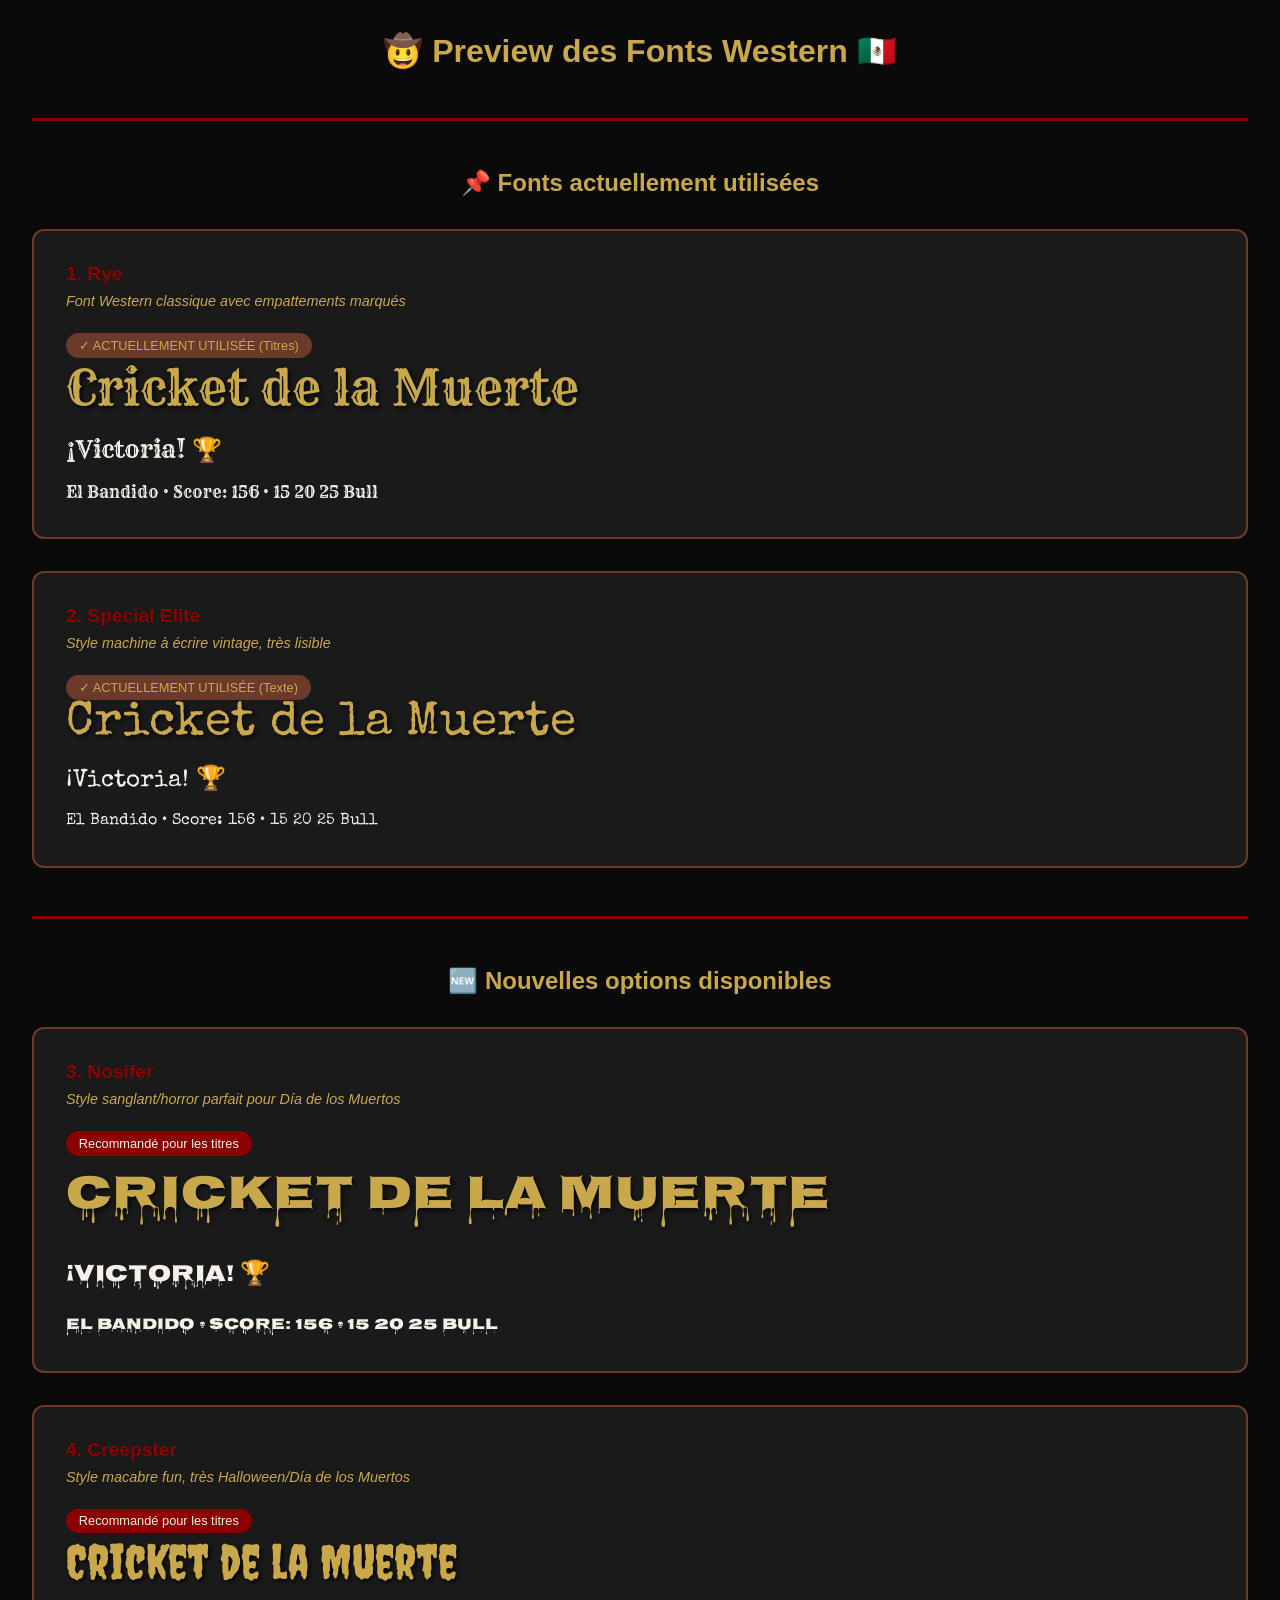
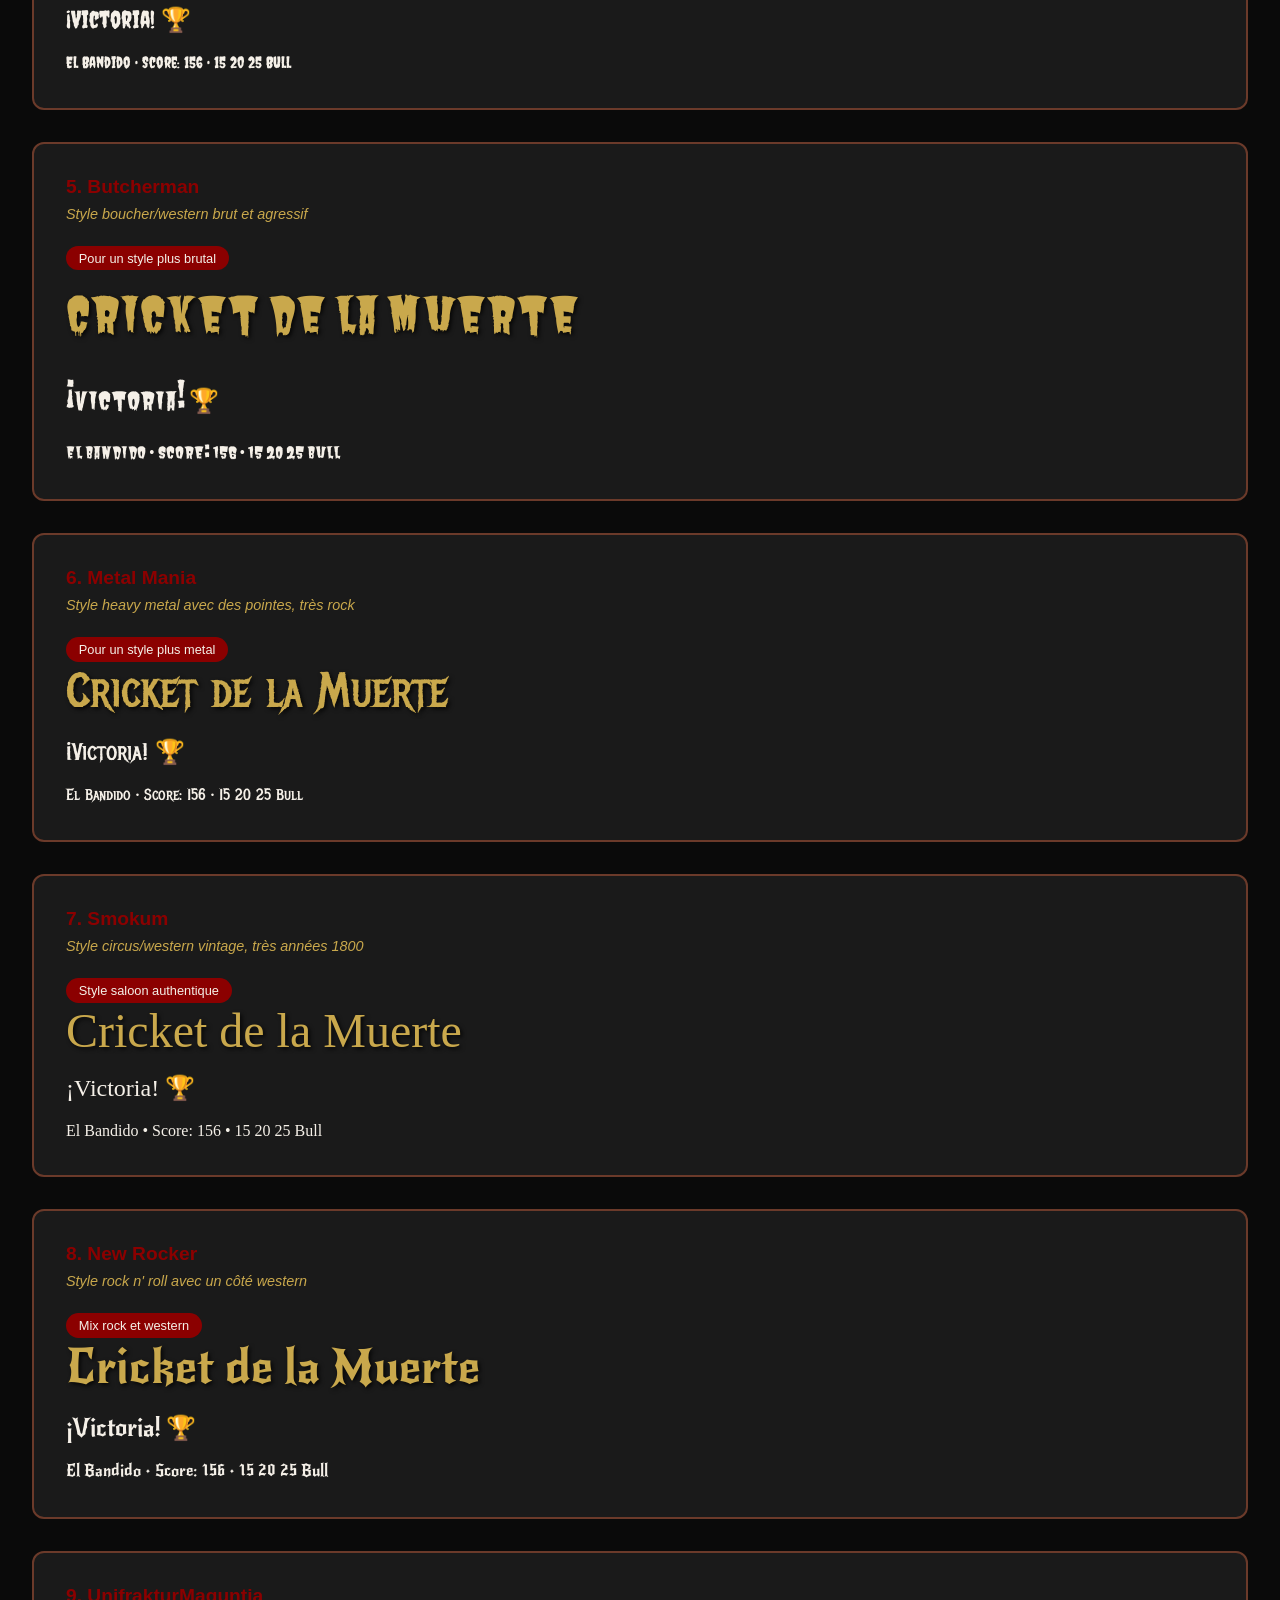
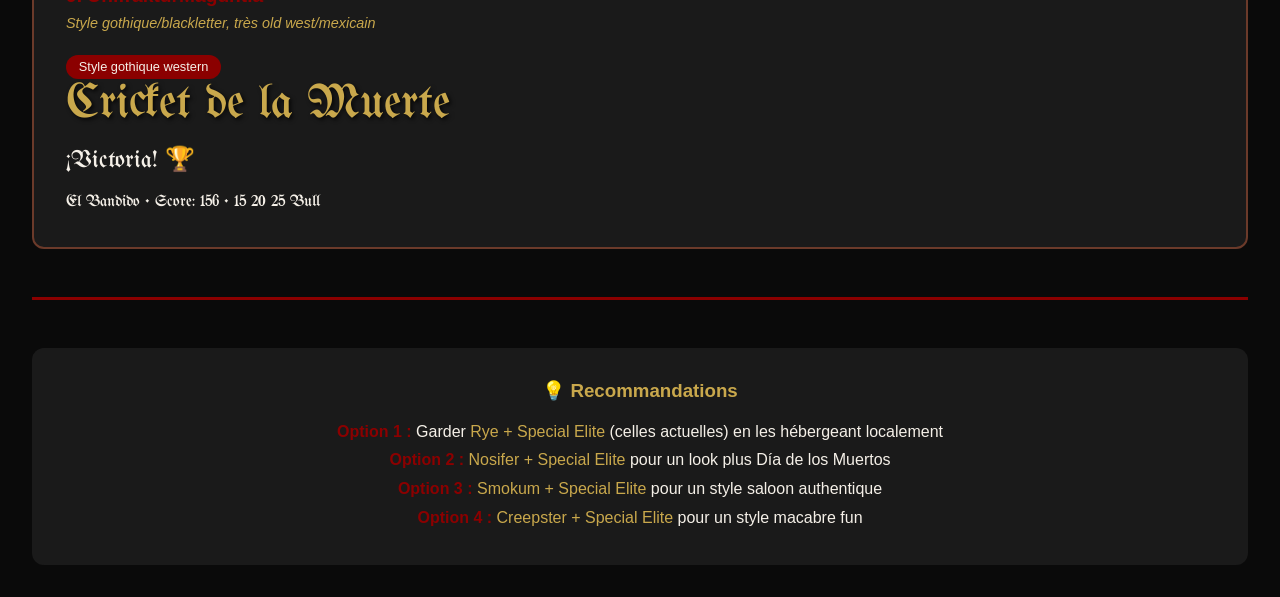
<file: font-preview.html>
<!DOCTYPE html>
<html lang="fr">
<head>
    <meta charset="UTF-8">
    <meta name="viewport" content="width=device-width, initial-scale=1.0">
    <title>Preview Fonts Western - Cricket de la Muerte</title>

    <!-- Google Fonts - Toutes les options -->
    <link rel="preconnect" href="https://fonts.googleapis.com">
    <link rel="preconnect" href="https://fonts.gstatic.com" crossorigin>
    <link href="https://fonts.googleapis.com/css2?family=Rye&family=Special+Elite&family=Nosifer&family=UnifrakturMaguntia&family=Creepster&family=Butcherman&family=Metal+Mania&family=Smokum&family=New+Rocker&display=swap" rel="stylesheet">

    <style>
        * {
            margin: 0;
            padding: 0;
            box-sizing: border-box;
        }

        body {
            background: #0a0a0a;
            color: #F5F0E8;
            padding: 2rem;
            font-family: Arial, sans-serif;
        }

        h1 {
            text-align: center;
            color: #C9A84C;
            margin-bottom: 2rem;
            font-size: 2rem;
        }

        .font-card {
            background: #1a1a1a;
            border: 2px solid #6B3A2A;
            border-radius: 12px;
            padding: 2rem;
            margin-bottom: 2rem;
            transition: all 0.3s ease;
        }

        .font-card:hover {
            border-color: #C9A84C;
            box-shadow: 0 0 20px rgba(201, 168, 76, 0.3);
        }

        .font-name {
            color: #8B0000;
            font-size: 1.2rem;
            margin-bottom: 0.5rem;
            font-weight: bold;
        }

        .font-info {
            color: #C9A84C;
            font-size: 0.9rem;
            margin-bottom: 1rem;
            font-style: italic;
        }

        .font-demo-title {
            font-size: 3rem;
            margin-bottom: 1rem;
            color: #C9A84C;
            text-shadow: 2px 2px 4px rgba(0, 0, 0, 0.8);
        }

        .font-demo-subtitle {
            font-size: 1.5rem;
            margin-bottom: 1rem;
            color: #F5F0E8;
        }

        .font-demo-body {
            font-size: 1rem;
            color: #F5F0E8;
            line-height: 1.6;
        }

        .usage-badge {
            display: inline-block;
            background: #8B0000;
            color: #F5F0E8;
            padding: 0.3rem 0.8rem;
            border-radius: 20px;
            font-size: 0.8rem;
            margin-top: 0.5rem;
        }

        /* Fonts actuelles */
        .font-rye { font-family: 'Rye', serif; }
        .font-special-elite { font-family: 'Special Elite', serif; }

        /* Nouvelles options */
        .font-nosifer { font-family: 'Nosifer', serif; }
        .font-unifraktur { font-family: 'UnifrakturMaguntia', serif; }
        .font-creepster { font-family: 'Creepster', serif; }
        .font-butcherman { font-family: 'Butcherman', serif; }
        .font-metal-mania { font-family: 'Metal Mania', serif; }
        .font-smokum { font-family: 'Smokum', serif; }
        .font-new-rocker { font-family: 'New Rocker', serif; }

        .current-tag {
            background: #6B3A2A;
            color: #C9A84C;
        }

        .separator {
            border-top: 3px solid #8B0000;
            margin: 3rem 0;
        }
    </style>
</head>
<body>
    <h1>🤠 Preview des Fonts Western 🇲🇽</h1>

    <div class="separator"></div>

    <!-- FONTS ACTUELLES -->
    <div style="text-align: center; margin: 2rem 0;">
        <h2 style="color: #C9A84C; font-size: 1.5rem;">📌 Fonts actuellement utilisées</h2>
    </div>

    <div class="font-card">
        <div class="font-name">1. Rye</div>
        <div class="font-info">Font Western classique avec empattements marqués</div>
        <span class="usage-badge current-tag">✓ ACTUELLEMENT UTILISÉE (Titres)</span>
        <div class="font-demo-title font-rye">Cricket de la Muerte</div>
        <div class="font-demo-subtitle font-rye">¡Victoria! 🏆</div>
        <div class="font-demo-body font-rye">El Bandido • Score: 156 • 15 20 25 Bull</div>
    </div>

    <div class="font-card">
        <div class="font-name">2. Special Elite</div>
        <div class="font-info">Style machine à écrire vintage, très lisible</div>
        <span class="usage-badge current-tag">✓ ACTUELLEMENT UTILISÉE (Texte)</span>
        <div class="font-demo-title font-special-elite">Cricket de la Muerte</div>
        <div class="font-demo-subtitle font-special-elite">¡Victoria! 🏆</div>
        <div class="font-demo-body font-special-elite">El Bandido • Score: 156 • 15 20 25 Bull</div>
    </div>

    <div class="separator"></div>

    <!-- NOUVELLES OPTIONS -->
    <div style="text-align: center; margin: 2rem 0;">
        <h2 style="color: #C9A84C; font-size: 1.5rem;">🆕 Nouvelles options disponibles</h2>
    </div>

    <div class="font-card">
        <div class="font-name">3. Nosifer</div>
        <div class="font-info">Style sanglant/horror parfait pour Día de los Muertos</div>
        <span class="usage-badge">Recommandé pour les titres</span>
        <div class="font-demo-title font-nosifer">Cricket de la Muerte</div>
        <div class="font-demo-subtitle font-nosifer">¡Victoria! 🏆</div>
        <div class="font-demo-body font-nosifer">El Bandido • Score: 156 • 15 20 25 Bull</div>
    </div>

    <div class="font-card">
        <div class="font-name">4. Creepster</div>
        <div class="font-info">Style macabre fun, très Halloween/Día de los Muertos</div>
        <span class="usage-badge">Recommandé pour les titres</span>
        <div class="font-demo-title font-creepster">Cricket de la Muerte</div>
        <div class="font-demo-subtitle font-creepster">¡Victoria! 🏆</div>
        <div class="font-demo-body font-creepster">El Bandido • Score: 156 • 15 20 25 Bull</div>
    </div>

    <div class="font-card">
        <div class="font-name">5. Butcherman</div>
        <div class="font-info">Style boucher/western brut et agressif</div>
        <span class="usage-badge">Pour un style plus brutal</span>
        <div class="font-demo-title font-butcherman">Cricket de la Muerte</div>
        <div class="font-demo-subtitle font-butcherman">¡Victoria! 🏆</div>
        <div class="font-demo-body font-butcherman">El Bandido • Score: 156 • 15 20 25 Bull</div>
    </div>

    <div class="font-card">
        <div class="font-name">6. Metal Mania</div>
        <div class="font-info">Style heavy metal avec des pointes, très rock</div>
        <span class="usage-badge">Pour un style plus metal</span>
        <div class="font-demo-title font-metal-mania">Cricket de la Muerte</div>
        <div class="font-demo-subtitle font-metal-mania">¡Victoria! 🏆</div>
        <div class="font-demo-body font-metal-mania">El Bandido • Score: 156 • 15 20 25 Bull</div>
    </div>

    <div class="font-card">
        <div class="font-name">7. Smokum</div>
        <div class="font-info">Style circus/western vintage, très années 1800</div>
        <span class="usage-badge">Style saloon authentique</span>
        <div class="font-demo-title font-smokum">Cricket de la Muerte</div>
        <div class="font-demo-subtitle font-smokum">¡Victoria! 🏆</div>
        <div class="font-demo-body font-smokum">El Bandido • Score: 156 • 15 20 25 Bull</div>
    </div>

    <div class="font-card">
        <div class="font-name">8. New Rocker</div>
        <div class="font-info">Style rock n' roll avec un côté western</div>
        <span class="usage-badge">Mix rock et western</span>
        <div class="font-demo-title font-new-rocker">Cricket de la Muerte</div>
        <div class="font-demo-subtitle font-new-rocker">¡Victoria! 🏆</div>
        <div class="font-demo-body font-new-rocker">El Bandido • Score: 156 • 15 20 25 Bull</div>
    </div>

    <div class="font-card">
        <div class="font-name">9. UnifrakturMaguntia</div>
        <div class="font-info">Style gothique/blackletter, très old west/mexicain</div>
        <span class="usage-badge">Style gothique western</span>
        <div class="font-demo-title font-unifraktur">Cricket de la Muerte</div>
        <div class="font-demo-subtitle font-unifraktur">¡Victoria! 🏆</div>
        <div class="font-demo-body font-unifraktur">El Bandido • Score: 156 • 15 20 25 Bull</div>
    </div>

    <div class="separator"></div>

    <div style="text-align: center; padding: 2rem; background: #1a1a1a; border-radius: 12px; margin-top: 3rem;">
        <h3 style="color: #C9A84C; margin-bottom: 1rem;">💡 Recommandations</h3>
        <p style="line-height: 1.8;">
            <strong style="color: #8B0000;">Option 1 :</strong> Garder <span style="color: #C9A84C;">Rye + Special Elite</span> (celles actuelles) en les hébergeant localement<br>
            <strong style="color: #8B0000;">Option 2 :</strong> <span style="color: #C9A84C;">Nosifer + Special Elite</span> pour un look plus Día de los Muertos<br>
            <strong style="color: #8B0000;">Option 3 :</strong> <span style="color: #C9A84C;">Smokum + Special Elite</span> pour un style saloon authentique<br>
            <strong style="color: #8B0000;">Option 4 :</strong> <span style="color: #C9A84C;">Creepster + Special Elite</span> pour un style macabre fun
        </p>
    </div>

</body>
</html>
</file>
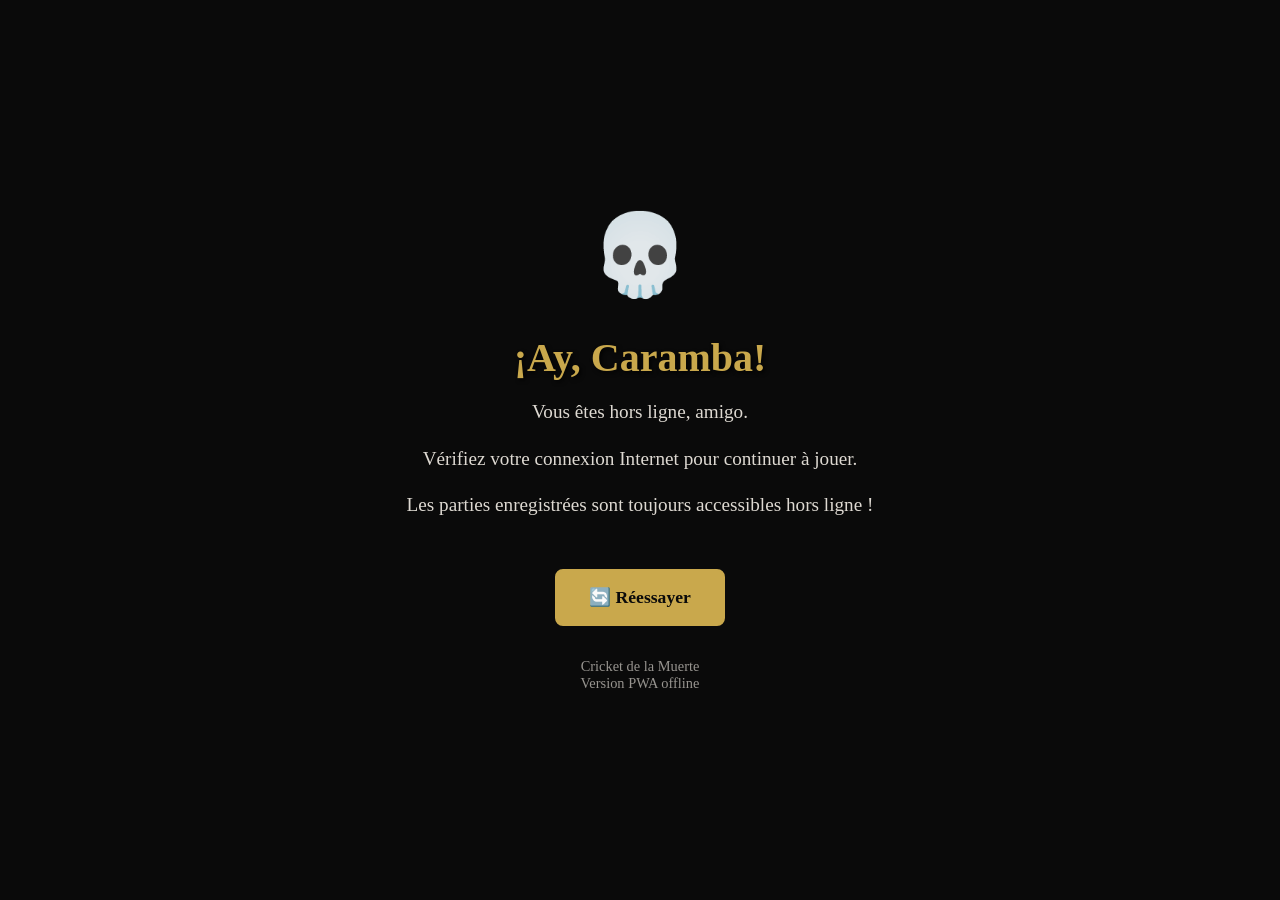
<file: offline.html>
<!DOCTYPE html>
<html lang="fr">
<head>
    <meta charset="UTF-8">
    <meta name="viewport" content="width=device-width, initial-scale=1.0">
    <meta name="theme-color" content="#0a0a0a">
    <title>Hors ligne - Cricket de la Muerte</title>
    <style>
        * {
            margin: 0;
            padding: 0;
            box-sizing: border-box;
        }

        body {
            font-family: Georgia, serif;
            background-color: #0a0a0a;
            color: #F5F0E8;
            display: flex;
            align-items: center;
            justify-content: center;
            min-height: 100vh;
            text-align: center;
            padding: 2rem;
        }

        .offline-container {
            max-width: 500px;
        }

        .skull {
            font-size: 5rem;
            margin-bottom: 2rem;
            animation: pulse 2s ease-in-out infinite;
        }

        @keyframes pulse {
            0%, 100% { transform: scale(1); opacity: 1; }
            50% { transform: scale(1.1); opacity: 0.8; }
        }

        h1 {
            font-size: 2.5rem;
            color: #C9A84C;
            margin-bottom: 1rem;
            text-shadow: 2px 2px 4px rgba(0, 0, 0, 0.8);
        }

        p {
            font-size: 1.2rem;
            line-height: 1.6;
            margin-bottom: 1rem;
            opacity: 0.9;
        }

        .btn {
            display: inline-block;
            margin-top: 2rem;
            padding: 1rem 2rem;
            background-color: #C9A84C;
            color: #0a0a0a;
            text-decoration: none;
            border-radius: 8px;
            font-weight: bold;
            font-size: 1.1rem;
            transition: all 0.3s ease;
            border: 2px solid #C9A84C;
        }

        .btn:hover {
            background-color: #d4b860;
            transform: scale(1.05);
        }

        .info {
            margin-top: 2rem;
            font-size: 0.9rem;
            opacity: 0.6;
        }
    </style>
</head>
<body>
    <div class="offline-container">
        <div class="skull">💀</div>
        <h1>¡Ay, Caramba!</h1>
        <p>Vous êtes hors ligne, amigo.</p>
        <p>Vérifiez votre connexion Internet pour continuer à jouer.</p>
        <p>Les parties enregistrées sont toujours accessibles hors ligne !</p>

        <a href="/" class="btn" onclick="window.location.reload(); return false;">
            🔄 Réessayer
        </a>

        <div class="info">
            Cricket de la Muerte<br>
            Version PWA offline
        </div>
    </div>
</body>
</html>
</file>
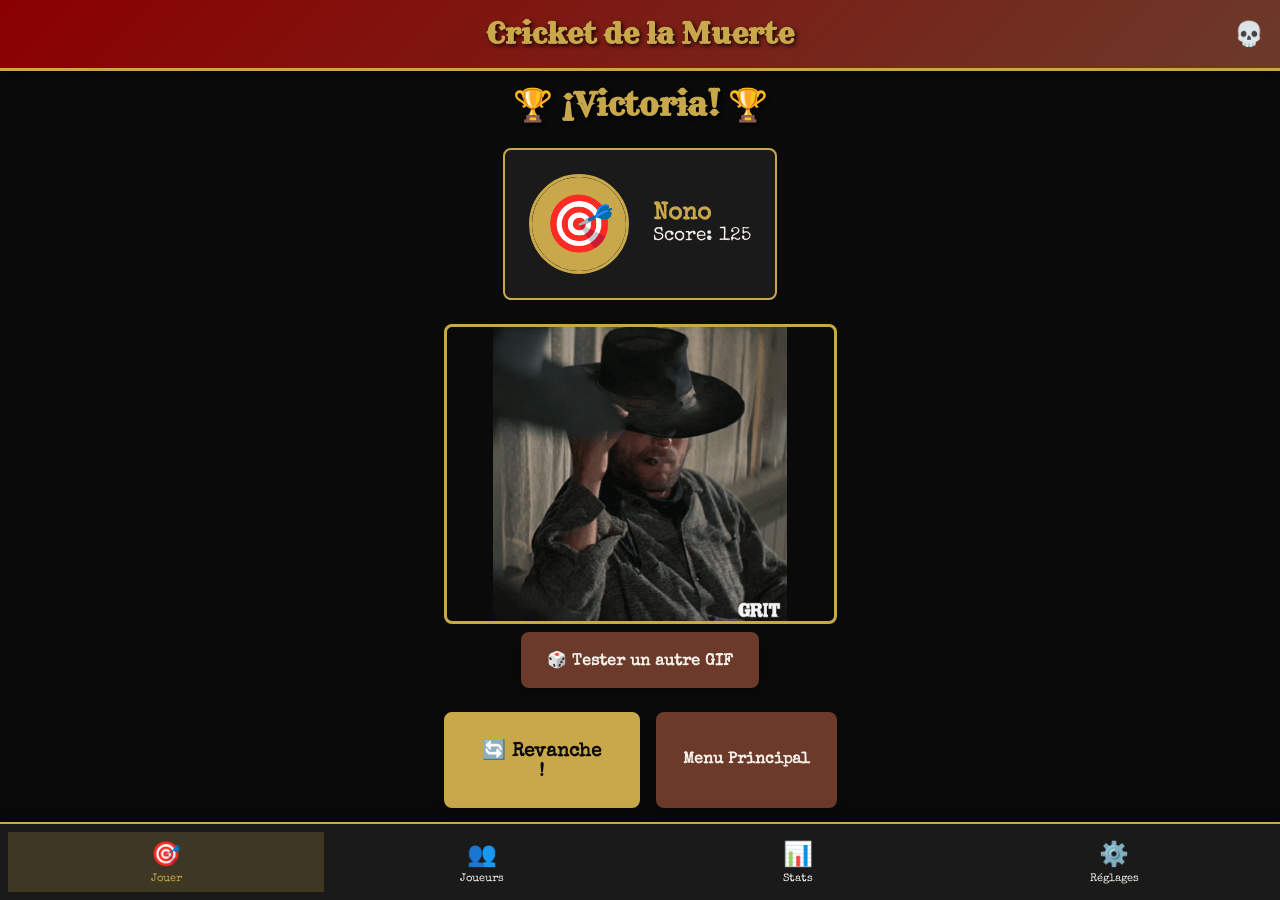
<file: test-gameover.html>
<!DOCTYPE html>
<html lang="fr">
<head>
    <meta charset="UTF-8">
    <meta name="viewport" content="width=device-width, initial-scale=1.0, maximum-scale=1.0, user-scalable=no, viewport-fit=cover">
    <title>Test Game Over - Cricket de la Muerte</title>
    <link rel="preconnect" href="https://fonts.googleapis.com">
    <link rel="preconnect" href="https://fonts.gstatic.com" crossorigin>
    <link href="https://fonts.googleapis.com/css2?family=Rye&family=Special+Elite&display=swap" rel="stylesheet">
    <style>
        /* Variables CSS */
        :root {
            --bg-black: #0a0a0a;
            --gold: #C9A84C;
            --blood-red: #8B0000;
            --leather-brown: #6B3A2A;
            --off-white: #F5F0E8;
            --dark-gray: #1a1a1a;
            --medium-gray: #2a2a2a;
            --font-title: 'Rye', Georgia, serif;
            --font-body: 'Special Elite', Georgia, serif;
            --spacing-xs: 0.25rem;
            --spacing-sm: 0.5rem;
            --spacing-md: 1rem;
            --spacing-lg: 1.5rem;
            --spacing-xl: 2rem;
            --border-radius: 8px;
            --transition: all 0.3s ease;
        }

        * {
            margin: 0;
            padding: 0;
            box-sizing: border-box;
        }

        html, body {
            height: 100%;
            overflow: hidden;
        }

        body {
            font-family: var(--font-body);
            background-color: var(--bg-black);
            color: var(--off-white);
            font-size: 16px;
            user-select: none;
            -webkit-user-select: none;
        }

        #app {
            display: flex;
            flex-direction: column;
            height: 100vh;
            overflow: hidden;
        }

        .app-header {
            position: relative;
            padding: var(--spacing-md);
            background: linear-gradient(135deg, var(--blood-red), var(--leather-brown));
            box-shadow: 0 4px 12px rgba(0, 0, 0, 0.5);
            text-align: center;
            border-bottom: 3px solid var(--gold);
        }

        .app-title {
            font-family: var(--font-title);
            font-size: 1.8rem;
            color: var(--gold);
            text-shadow: 2px 2px 4px rgba(0, 0, 0, 0.8);
            margin: 0;
        }

        .skull-decoration {
            position: absolute;
            top: 50%;
            right: var(--spacing-md);
            transform: translateY(-50%);
            font-size: 1.5rem;
        }

        .main-content {
            flex: 1;
            overflow: hidden;
            padding-bottom: 80px;
        }

        .screen {
            padding: var(--spacing-md);
            height: 100%;
            display: flex;
            flex-direction: column;
            justify-content: center;
            align-items: center;
        }

        /* Game Over Screen */
        .game-over-container {
            max-width: 600px;
            margin: 0 auto;
            display: flex;
            flex-direction: column;
            align-items: center;
            gap: var(--spacing-lg);
            padding: var(--spacing-lg);
        }

        .winner-title {
            font-family: var(--font-title);
            font-size: 2rem;
            color: var(--gold);
            text-align: center;
            text-shadow: 2px 2px 4px rgba(0, 0, 0, 0.8);
            margin: 0;
        }

        .winner-info {
            display: flex;
            align-items: center;
            gap: var(--spacing-lg);
            background-color: var(--dark-gray);
            padding: var(--spacing-lg);
            border-radius: var(--border-radius);
            border: 2px solid var(--gold);
        }

        .winner-info .player-avatar {
            width: 100px;
            height: 100px;
            border-radius: 50%;
            border: 3px solid var(--gold);
            object-fit: cover;
        }

        .winner-info .winner-name {
            font-size: 1.5rem;
            font-weight: bold;
            color: var(--gold);
        }

        .winner-info .winner-score {
            font-size: 1.2rem;
            color: var(--off-white);
        }

        .western-gif-container {
            width: 100%;
            max-width: 500px;
            display: flex;
            justify-content: center;
            align-items: center;
        }

        .western-gif-container img {
            width: 100%;
            max-height: 300px;
            object-fit: contain;
            border-radius: var(--border-radius);
            border: 3px solid var(--gold);
        }

        .game-over-actions {
            display: flex;
            flex-direction: row;
            gap: var(--spacing-md);
            width: 100%;
            max-width: 500px;
        }

        .game-over-actions button {
            flex: 1;
        }

        .btn {
            font-family: var(--font-body);
            padding: var(--spacing-md) var(--spacing-lg);
            border: 2px solid transparent;
            border-radius: var(--border-radius);
            font-size: 1rem;
            cursor: pointer;
            transition: var(--transition);
            text-align: center;
            font-weight: bold;
            box-shadow: 0 4px 8px rgba(0, 0, 0, 0.3);
        }

        .btn-primary {
            background-color: var(--gold);
            color: var(--bg-black);
            border-color: var(--gold);
        }

        .btn-primary:hover {
            background-color: transparent;
            color: var(--gold);
            border-color: var(--gold);
        }

        .btn-secondary {
            background-color: var(--leather-brown);
            color: var(--off-white);
            border-color: var(--leather-brown);
        }

        .btn-secondary:hover {
            background-color: transparent;
            color: var(--leather-brown);
            border-color: var(--leather-brown);
        }

        .btn-large {
            font-size: 1.2rem;
            padding: var(--spacing-lg) var(--spacing-xl);
        }

        .bottom-nav {
            position: fixed;
            bottom: 0;
            left: 0;
            right: 0;
            display: flex;
            background-color: var(--dark-gray);
            border-top: 2px solid var(--gold);
            padding: var(--spacing-sm);
            box-shadow: 0 -4px 12px rgba(0, 0, 0, 0.5);
            z-index: 100;
        }

        .nav-btn {
            flex: 1;
            display: flex;
            flex-direction: column;
            align-items: center;
            justify-content: center;
            background: none;
            border: none;
            color: var(--off-white);
            padding: var(--spacing-sm);
            font-family: var(--font-body);
            font-size: 0.75rem;
        }

        .nav-btn.active {
            color: var(--gold);
            background-color: rgba(201, 168, 76, 0.2);
        }

        .nav-icon {
            font-size: 1.5rem;
            margin-bottom: var(--spacing-xs);
        }

        .nav-label {
            font-size: 0.7rem;
        }

        .placeholder-gif {
            width: 100%;
            max-height: 300px;
            display: flex;
            align-items: center;
            justify-content: center;
            background: var(--medium-gray);
            border-radius: var(--border-radius);
            border: 3px solid var(--gold);
            font-size: 3rem;
            padding: 2rem;
        }
    </style>
</head>
<body>
    <div id="app">
        <!-- Header -->
        <header class="app-header">
            <h1 class="app-title">Cricket de la Muerte</h1>
            <div class="skull-decoration">💀</div>
        </header>

        <!-- Main Content -->
        <main class="main-content">
            <section class="screen">
                <div class="game-over-container">
                    <h2 class="winner-title">🏆 ¡Victoria! 🏆</h2>

                    <div id="winner-info" class="winner-info">
                        <!-- Avatar et nom du gagnant -->
                        <img class="player-avatar" src="data:image/svg+xml,%3Csvg xmlns='http://www.w3.org/2000/svg' viewBox='0 0 100 100'%3E%3Ccircle cx='50' cy='50' r='50' fill='%23C9A84C'/%3E%3Ctext x='50' y='70' text-anchor='middle' font-size='60' fill='%230a0a0a'%3E🎯%3C/text%3E%3C/svg%3E" alt="Nono">
                        <div>
                            <div class="winner-name">Nono</div>
                            <div class="winner-score">Score: 125</div>
                        </div>
                    </div>

                    <div class="western-gif-container">
                        <img id="western-gif" src="" alt="Western celebration">
                    </div>

                    <button id="test-gif-btn" class="btn btn-secondary" style="margin-top: -1rem;">
                        🎲 Tester un autre GIF
                    </button>

                    <div class="game-over-actions">
                        <button id="rematch-btn" class="btn btn-primary btn-large">
                            🔄 Revanche !
                        </button>
                        <button id="back-to-menu-btn" class="btn btn-secondary">
                            Menu Principal
                        </button>
                    </div>
                </div>
            </section>
        </main>

        <!-- Bottom Navigation -->
        <nav class="bottom-nav">
            <button class="nav-btn active">
                <span class="nav-icon">🎯</span>
                <span class="nav-label">Jouer</span>
            </button>
            <button class="nav-btn">
                <span class="nav-icon">👥</span>
                <span class="nav-label">Joueurs</span>
            </button>
            <button class="nav-btn">
                <span class="nav-icon">📊</span>
                <span class="nav-label">Stats</span>
            </button>
            <button class="nav-btn">
                <span class="nav-icon">⚙️</span>
                <span class="nav-label">Réglages</span>
            </button>
        </nav>
    </div>

    <script>
        // Liste des GIFs western (chemins relatifs pour test local)
        const westernGifs = [
            'gifs/1.gif',
            'gifs/2.gif',
            'gifs/3.gif',
            'gifs/4.gif',
            'gifs/5.gif',
            'gifs/6.gif',
            'gifs/7.gif',
            'gifs/8.gif'
        ];

        // Fonction pour charger un GIF aléatoire
        function loadRandomGif() {
            const randomGif = westernGifs[Math.floor(Math.random() * westernGifs.length)];
            const gifElement = document.getElementById('western-gif');

            if (gifElement) {
                gifElement.src = randomGif;
                gifElement.alt = 'Western celebration';

                // Fallback si le GIF ne charge pas
                gifElement.onerror = () => {
                    gifElement.style.display = 'none';
                    console.warn('❌ GIF non trouvé:', randomGif);
                    alert('⚠️ GIF non trouvé:\n' + randomGif + '\n\nVérifie que le fichier existe dans le dossier /gifs/');
                };

                gifElement.onload = () => {
                    console.log('✅ GIF chargé:', randomGif);
                };
            }
        }

        // Charger un GIF au chargement de la page
        loadRandomGif();

        // Bouton pour tester différents GIFs
        document.getElementById('test-gif-btn').addEventListener('click', () => {
            loadRandomGif();
        });

        // Test pour vérifier que le bouton revanche fonctionne
        document.getElementById('rematch-btn').addEventListener('click', () => {
            alert('✅ Le bouton Revanche a été cliqué!\n\nDans l\'application réelle, cela va:\n1. Créer une nouvelle partie\n2. Réutiliser les mêmes joueurs\n3. Naviguer vers l\'écran de jeu\n4. Commencer immédiatement sans lancer d\'ouverture');
        });

        document.getElementById('back-to-menu-btn').addEventListener('click', () => {
            alert('✅ Retour au menu principal');
        });

        // Test pour vérifier l'affichage des infos du gagnant
        console.log('✅ Winner info affiché:');
        console.log('- Nom: Nono');
        console.log('- Score: 125');
        console.log('- Avatar: Visible');
    </script>
</body>
</html>
</file>
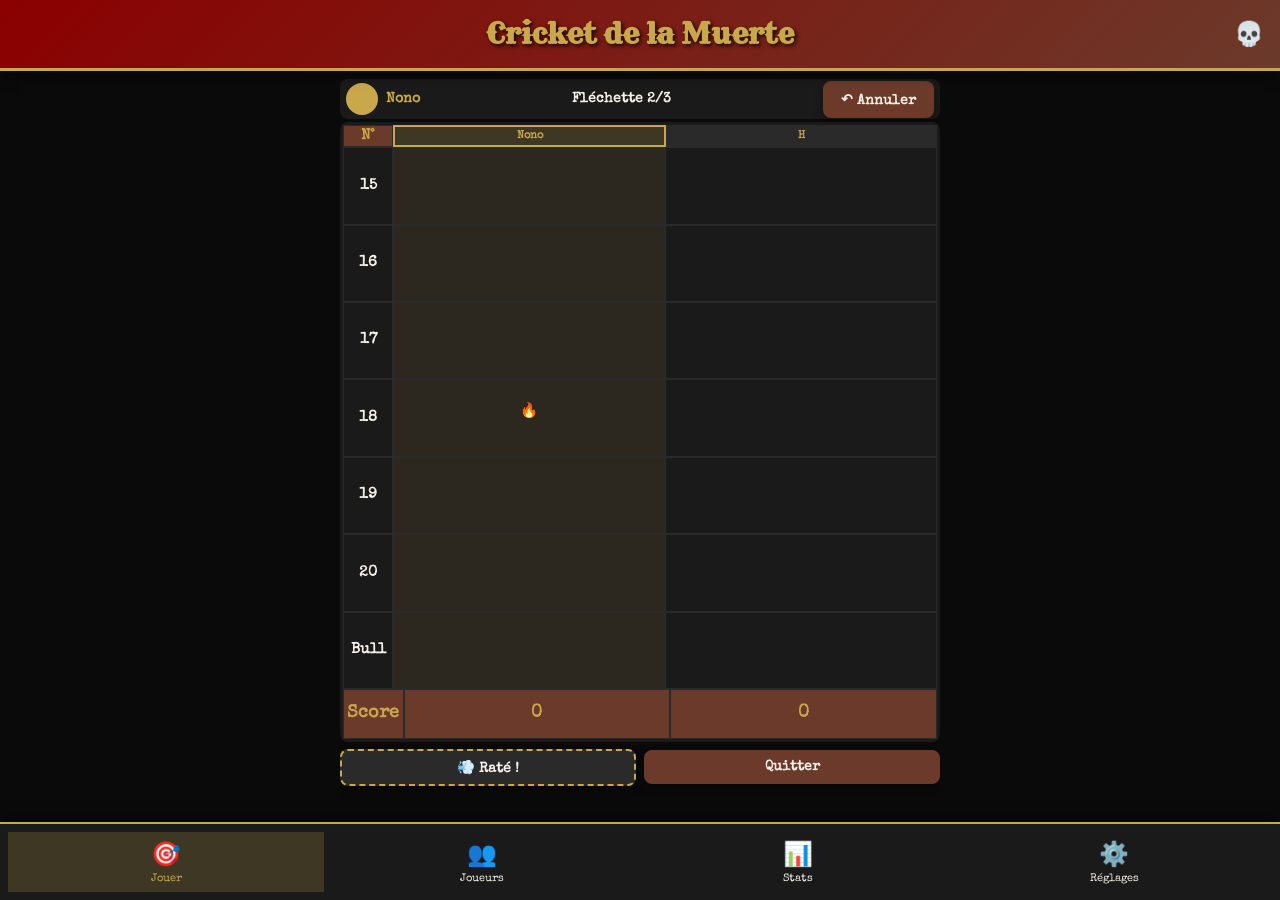
<file: test-layout.html>
<!DOCTYPE html>
<html lang="fr">
<head>
    <meta charset="UTF-8">
    <meta name="viewport" content="width=device-width, initial-scale=1.0, maximum-scale=1.0, user-scalable=no, viewport-fit=cover">
    <title>Test Layout - Cricket de la Muerte</title>
    <link rel="preconnect" href="https://fonts.googleapis.com">
    <link rel="preconnect" href="https://fonts.gstatic.com" crossorigin>
    <link href="https://fonts.googleapis.com/css2?family=Rye&family=Special+Elite&display=swap" rel="stylesheet">
    <style>
        /* Variables CSS */
        :root {
            --bg-black: #0a0a0a;
            --gold: #C9A84C;
            --blood-red: #8B0000;
            --leather-brown: #6B3A2A;
            --off-white: #F5F0E8;
            --dark-gray: #1a1a1a;
            --medium-gray: #2a2a2a;
            --font-title: 'Rye', Georgia, serif;
            --font-body: 'Special Elite', Georgia, serif;
            --spacing-xs: 0.25rem;
            --spacing-sm: 0.5rem;
            --spacing-md: 1rem;
            --spacing-lg: 1.5rem;
            --spacing-xl: 2rem;
            --border-radius: 8px;
            --transition: all 0.3s ease;
        }

        * {
            margin: 0;
            padding: 0;
            box-sizing: border-box;
        }

        html, body {
            height: 100%;
            overflow: hidden;
        }

        body {
            font-family: var(--font-body);
            background-color: var(--bg-black);
            color: var(--off-white);
            font-size: 16px;
            user-select: none;
            -webkit-user-select: none;
        }

        #app {
            display: flex;
            flex-direction: column;
            height: 100vh;
            overflow: hidden;
        }

        .app-header {
            position: relative;
            padding: var(--spacing-md);
            background: linear-gradient(135deg, var(--blood-red), var(--leather-brown));
            box-shadow: 0 4px 12px rgba(0, 0, 0, 0.5);
            text-align: center;
            border-bottom: 3px solid var(--gold);
        }

        .app-title {
            font-family: var(--font-title);
            font-size: 1.8rem;
            color: var(--gold);
            text-shadow: 2px 2px 4px rgba(0, 0, 0, 0.8);
            margin: 0;
        }

        .skull-decoration {
            position: absolute;
            top: 50%;
            right: var(--spacing-md);
            transform: translateY(-50%);
            font-size: 1.5rem;
        }

        .main-content {
            flex: 1;
            overflow: hidden;
            padding-bottom: 80px;
        }

        .screen {
            padding: 0.5rem;
            height: 100%;
        }

        .bottom-nav {
            position: fixed;
            bottom: 0;
            left: 0;
            right: 0;
            display: flex;
            background-color: var(--dark-gray);
            border-top: 2px solid var(--gold);
            padding: var(--spacing-sm);
            box-shadow: 0 -4px 12px rgba(0, 0, 0, 0.5);
            z-index: 100;
        }

        .nav-btn {
            flex: 1;
            display: flex;
            flex-direction: column;
            align-items: center;
            justify-content: center;
            background: none;
            border: none;
            color: var(--off-white);
            padding: var(--spacing-sm);
            font-family: var(--font-body);
            font-size: 0.75rem;
        }

        .nav-btn.active {
            color: var(--gold);
            background-color: rgba(201, 168, 76, 0.2);
        }

        .nav-icon {
            font-size: 1.5rem;
            margin-bottom: var(--spacing-xs);
        }

        .nav-label {
            font-size: 0.7rem;
        }

        /* In Game */
        .game-container {
            max-width: 600px;
            margin: 0 auto;
            height: calc(100vh - 140px);
            display: flex;
            flex-direction: column;
            overflow: hidden;
            padding: 0;
        }

        .game-info-bar {
            display: flex;
            justify-content: space-between;
            align-items: center;
            padding: 0.2rem 0.4rem;
            background-color: var(--dark-gray);
            border-radius: var(--border-radius);
            margin-bottom: 0.2rem;
            flex-shrink: 0;
            height: 40px;
        }

        .current-player-info {
            display: flex;
            align-items: center;
            gap: var(--spacing-sm);
        }

        .player-avatar-small {
            width: 32px;
            height: 32px;
            border-radius: 50%;
            object-fit: cover;
            border: 2px solid var(--gold);
            background-color: var(--gold);
        }

        #current-player-name {
            font-weight: bold;
            color: var(--gold);
            font-size: 0.9rem;
        }

        .dart-indicator {
            font-weight: bold;
            color: var(--off-white);
            font-size: 0.85rem;
        }

        .btn {
            font-family: var(--font-body);
            padding: var(--spacing-md) var(--spacing-lg);
            border: 2px solid transparent;
            border-radius: var(--border-radius);
            font-size: 1rem;
            cursor: pointer;
            transition: var(--transition);
            text-align: center;
            font-weight: bold;
            box-shadow: 0 4px 8px rgba(0, 0, 0, 0.3);
        }

        .btn-secondary {
            background-color: var(--leather-brown);
            color: var(--off-white);
            border-color: var(--leather-brown);
        }

        .btn-small {
            padding: var(--spacing-sm) var(--spacing-md);
            font-size: 0.85rem;
        }

        /* Scoreboard */
        .scoreboard {
            overflow-x: auto;
            overflow-y: hidden;
            margin-bottom: 0.2rem;
            background-color: var(--dark-gray);
            border-radius: var(--border-radius);
            padding: 0.2rem;
            flex: 1;
            display: flex;
            flex-direction: column;
            min-height: 0;
            max-height: calc(100vh - 280px);
        }

        .scoreboard table {
            width: 100%;
            border-collapse: collapse;
            table-layout: fixed;
            font-size: 0.7rem;
            height: 100%;
            max-height: 100%;
            display: flex;
            flex-direction: column;
        }

        .scoreboard thead {
            flex-shrink: 0;
        }

        .scoreboard tbody {
            flex: 1;
            display: flex;
            flex-direction: column;
        }

        .scoreboard thead tr,
        .scoreboard tbody tr {
            display: flex;
            width: 100%;
        }

        .scoreboard tbody tr {
            flex: 1;
            min-height: 0;
        }

        .scoreboard tbody tr.score-row {
            flex: 0 0 auto;
            min-height: 50px;
        }

        .scoreboard th, .scoreboard td {
            padding: 0.1rem 0.2rem;
            text-align: center;
            border: 1px solid var(--medium-gray);
            font-size: 0.7rem;
            line-height: 1.1;
            display: flex;
            align-items: center;
            justify-content: center;
        }

        .scoreboard th:first-child,
        .scoreboard td:first-child {
            flex: 0 0 50px;
            font-size: 0.95rem;
            font-weight: bold;
        }

        .scoreboard th:not(:first-child),
        .scoreboard td:not(:first-child) {
            flex: 1;
        }

        .scoreboard th {
            background-color: var(--leather-brown);
            color: var(--gold);
            font-weight: bold;
            position: sticky;
            top: 0;
            z-index: 10;
        }

        .scoreboard .player-col {
            background-color: var(--medium-gray);
            font-weight: bold;
        }

        .scoreboard .active-player {
            background-color: rgba(201, 168, 76, 0.2);
            border: 2px solid var(--gold);
        }

        .scoreboard .score-row {
            background-color: var(--leather-brown);
            font-weight: bold;
            color: var(--gold);
        }

        .scoreboard .score-row td {
            font-size: 1.1rem;
            font-weight: bold;
        }

        .clickable-cell {
            position: relative;
            cursor: pointer;
            background-color: rgba(201, 168, 76, 0.1);
            transition: var(--transition);
            flex-direction: column;
        }

        .clickable-cell:hover {
            background-color: rgba(201, 168, 76, 0.3);
        }

        .clickable-cell .cell-emoji {
            display: block;
            font-size: 0.9rem;
        }

        .clickable-cell .tap-indicator {
            display: block;
            font-size: 0.6rem;
            font-weight: bold;
            color: var(--gold);
            min-height: 0.6rem;
            margin-top: 0.05rem;
        }

        /* Dart Input */
        .dart-input {
            flex-shrink: 0;
            display: flex;
            flex-direction: row;
            justify-content: center;
            padding: 0.2rem 0;
            gap: 0.5rem;
            align-items: center;
        }

        .btn-miss {
            background-color: var(--medium-gray);
            color: var(--off-white);
            border: 2px dashed var(--gold);
        }

        #miss-btn {
            flex: 1;
            padding: 0.5rem 0.75rem;
            font-size: 0.9rem;
            min-width: 0;
        }

        #quit-game-btn {
            flex: 1;
            padding: 0.5rem 0.75rem;
            font-size: 0.85rem;
            min-width: 0;
        }
    </style>
</head>
<body>
    <div id="app">
        <!-- Header -->
        <header class="app-header">
            <h1 class="app-title">Cricket de la Muerte</h1>
            <div class="skull-decoration">💀</div>
        </header>

        <!-- Main Content -->
        <main class="main-content">
            <section class="screen">
                <div class="game-container">
                    <!-- Game Info Bar -->
                    <div class="game-info-bar">
                        <div class="current-player-info">
                            <div class="player-avatar-small"></div>
                            <span id="current-player-name">Nono</span>
                        </div>
                        <div class="dart-indicator">
                            Fléchette <span id="current-dart">2</span>/3
                        </div>
                        <button class="btn btn-small btn-secondary">
                            ↶ Annuler
                        </button>
                    </div>

                    <!-- Scoreboard -->
                    <div id="scoreboard" class="scoreboard">
                        <table>
                            <thead>
                                <tr>
                                    <th>N°</th>
                                    <th class="player-col active-player">Nono</th>
                                    <th class="player-col">H</th>
                                </tr>
                            </thead>
                            <tbody>
                                <tr>
                                    <td><strong>15</strong></td>
                                    <td class="clickable-cell">
                                        <span class="cell-emoji"></span>
                                        <span class="tap-indicator"></span>
                                    </td>
                                    <td>
                                        <span class="cell-emoji"></span>
                                    </td>
                                </tr>
                                <tr>
                                    <td><strong>16</strong></td>
                                    <td class="clickable-cell">
                                        <span class="cell-emoji"></span>
                                        <span class="tap-indicator"></span>
                                    </td>
                                    <td>
                                        <span class="cell-emoji"></span>
                                    </td>
                                </tr>
                                <tr>
                                    <td><strong>17</strong></td>
                                    <td class="clickable-cell">
                                        <span class="cell-emoji"></span>
                                        <span class="tap-indicator"></span>
                                    </td>
                                    <td>
                                        <span class="cell-emoji"></span>
                                    </td>
                                </tr>
                                <tr>
                                    <td><strong>18</strong></td>
                                    <td class="clickable-cell">
                                        <span class="cell-emoji">🔥</span>
                                        <span class="tap-indicator"></span>
                                    </td>
                                    <td>
                                        <span class="cell-emoji"></span>
                                    </td>
                                </tr>
                                <tr>
                                    <td><strong>19</strong></td>
                                    <td class="clickable-cell">
                                        <span class="cell-emoji"></span>
                                        <span class="tap-indicator"></span>
                                    </td>
                                    <td>
                                        <span class="cell-emoji"></span>
                                    </td>
                                </tr>
                                <tr>
                                    <td><strong>20</strong></td>
                                    <td class="clickable-cell">
                                        <span class="cell-emoji"></span>
                                        <span class="tap-indicator"></span>
                                    </td>
                                    <td>
                                        <span class="cell-emoji"></span>
                                    </td>
                                </tr>
                                <tr>
                                    <td><strong>Bull</strong></td>
                                    <td class="clickable-cell">
                                        <span class="cell-emoji"></span>
                                        <span class="tap-indicator"></span>
                                    </td>
                                    <td>
                                        <span class="cell-emoji"></span>
                                    </td>
                                </tr>
                                <tr class="score-row">
                                    <td><strong>Score</strong></td>
                                    <td>0</td>
                                    <td>0</td>
                                </tr>
                            </tbody>
                        </table>
                    </div>

                    <!-- Dart Input -->
                    <div class="dart-input">
                        <button id="miss-btn" class="btn btn-miss">
                            💨 Raté !
                        </button>
                        <button id="quit-game-btn" class="btn btn-secondary">
                            Quitter
                        </button>
                    </div>
                </div>
            </section>
        </main>

        <!-- Bottom Navigation -->
        <nav class="bottom-nav">
            <button class="nav-btn active">
                <span class="nav-icon">🎯</span>
                <span class="nav-label">Jouer</span>
            </button>
            <button class="nav-btn">
                <span class="nav-icon">👥</span>
                <span class="nav-label">Joueurs</span>
            </button>
            <button class="nav-btn">
                <span class="nav-icon">📊</span>
                <span class="nav-label">Stats</span>
            </button>
            <button class="nav-btn">
                <span class="nav-icon">⚙️</span>
                <span class="nav-label">Réglages</span>
            </button>
        </nav>
    </div>
</body>
</html>
</file>
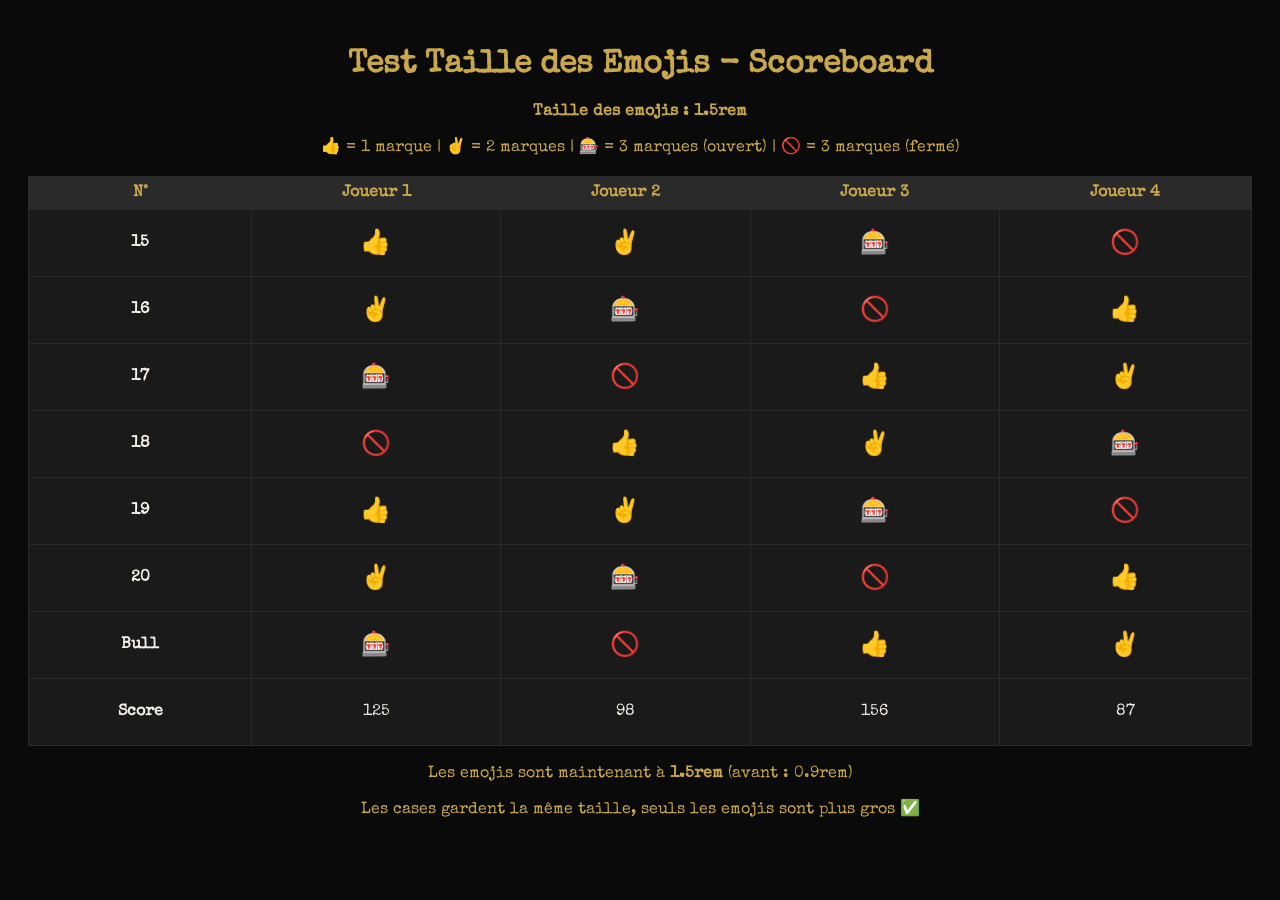
<file: test-scoreboard-emojis.html>
<!DOCTYPE html>
<html lang="fr">
<head>
    <meta charset="UTF-8">
    <meta name="viewport" content="width=device-width, initial-scale=1.0">
    <title>Test Taille Emojis Scoreboard</title>
    <link rel="preconnect" href="https://fonts.googleapis.com">
    <link rel="preconnect" href="https://fonts.gstatic.com" crossorigin>
    <link href="https://fonts.googleapis.com/css2?family=Rye&family=Special+Elite&display=swap" rel="stylesheet">
    <style>
        :root {
            --bg-black: #0a0a0a;
            --gold: #C9A84C;
            --off-white: #F5F0E8;
            --dark-gray: #1a1a1a;
            --medium-gray: #2a2a2a;
            --font-body: 'Special Elite', Georgia, serif;
        }

        body {
            font-family: var(--font-body);
            background-color: var(--bg-black);
            color: var(--off-white);
            padding: 20px;
        }

        h1 {
            text-align: center;
            color: var(--gold);
        }

        .scoreboard {
            max-width: 100%;
            overflow-x: auto;
            margin: 20px 0;
        }

        .scoreboard table {
            width: 100%;
            border-collapse: collapse;
            background-color: var(--dark-gray);
        }

        .scoreboard th,
        .scoreboard td {
            border: 1px solid var(--medium-gray);
            padding: 0.5rem;
            text-align: center;
        }

        .scoreboard th {
            background-color: var(--medium-gray);
            color: var(--gold);
            font-weight: bold;
        }

        .scoreboard td {
            min-width: 60px;
            height: 50px;
            position: relative;
        }

        .cell-emoji {
            display: block;
            font-size: 1.5rem;
        }

        .info {
            text-align: center;
            color: var(--gold);
            margin: 20px 0;
        }
    </style>
</head>
<body>
    <h1>Test Taille des Emojis - Scoreboard</h1>
    <div class="info">
        <p><strong>Taille des emojis : 1.5rem</strong></p>
        <p>👍 = 1 marque | ✌️ = 2 marques | 🎰 = 3 marques (ouvert) | 🚫 = 3 marques (fermé)</p>
    </div>

    <div class="scoreboard">
        <table>
            <thead>
                <tr>
                    <th>N°</th>
                    <th>Joueur 1</th>
                    <th>Joueur 2</th>
                    <th>Joueur 3</th>
                    <th>Joueur 4</th>
                </tr>
            </thead>
            <tbody>
                <tr>
                    <td><strong>15</strong></td>
                    <td><span class="cell-emoji">👍</span></td>
                    <td><span class="cell-emoji">✌️</span></td>
                    <td><span class="cell-emoji">🎰</span></td>
                    <td><span class="cell-emoji">🚫</span></td>
                </tr>
                <tr>
                    <td><strong>16</strong></td>
                    <td><span class="cell-emoji">✌️</span></td>
                    <td><span class="cell-emoji">🎰</span></td>
                    <td><span class="cell-emoji">🚫</span></td>
                    <td><span class="cell-emoji">👍</span></td>
                </tr>
                <tr>
                    <td><strong>17</strong></td>
                    <td><span class="cell-emoji">🎰</span></td>
                    <td><span class="cell-emoji">🚫</span></td>
                    <td><span class="cell-emoji">👍</span></td>
                    <td><span class="cell-emoji">✌️</span></td>
                </tr>
                <tr>
                    <td><strong>18</strong></td>
                    <td><span class="cell-emoji">🚫</span></td>
                    <td><span class="cell-emoji">👍</span></td>
                    <td><span class="cell-emoji">✌️</span></td>
                    <td><span class="cell-emoji">🎰</span></td>
                </tr>
                <tr>
                    <td><strong>19</strong></td>
                    <td><span class="cell-emoji">👍</span></td>
                    <td><span class="cell-emoji">✌️</span></td>
                    <td><span class="cell-emoji">🎰</span></td>
                    <td><span class="cell-emoji">🚫</span></td>
                </tr>
                <tr>
                    <td><strong>20</strong></td>
                    <td><span class="cell-emoji">✌️</span></td>
                    <td><span class="cell-emoji">🎰</span></td>
                    <td><span class="cell-emoji">🚫</span></td>
                    <td><span class="cell-emoji">👍</span></td>
                </tr>
                <tr>
                    <td><strong>Bull</strong></td>
                    <td><span class="cell-emoji">🎰</span></td>
                    <td><span class="cell-emoji">🚫</span></td>
                    <td><span class="cell-emoji">👍</span></td>
                    <td><span class="cell-emoji">✌️</span></td>
                </tr>
                <tr class="score-row">
                    <td><strong>Score</strong></td>
                    <td>125</td>
                    <td>98</td>
                    <td>156</td>
                    <td>87</td>
                </tr>
            </tbody>
        </table>
    </div>

    <div class="info">
        <p>Les emojis sont maintenant à <strong>1.5rem</strong> (avant : 0.9rem)</p>
        <p>Les cases gardent la même taille, seuls les emojis sont plus gros ✅</p>
    </div>
</body>
</html>
</file>
